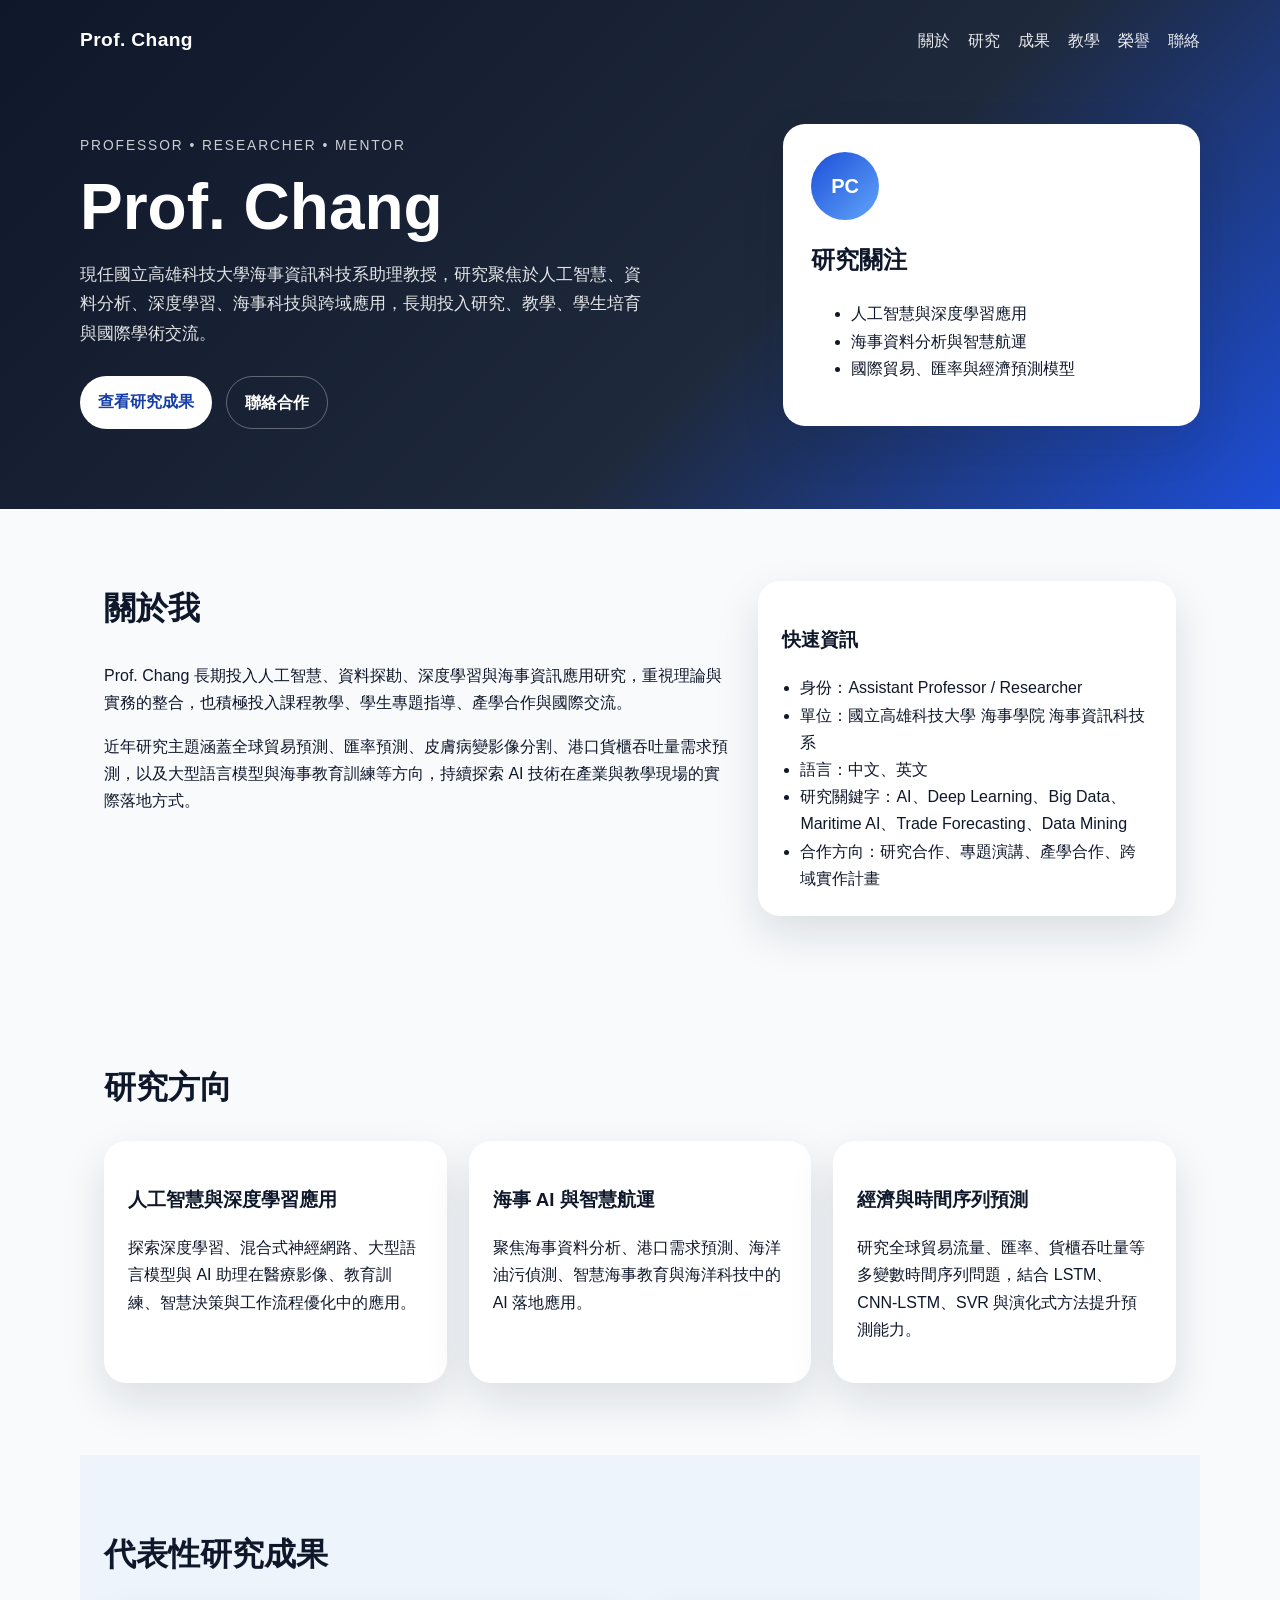
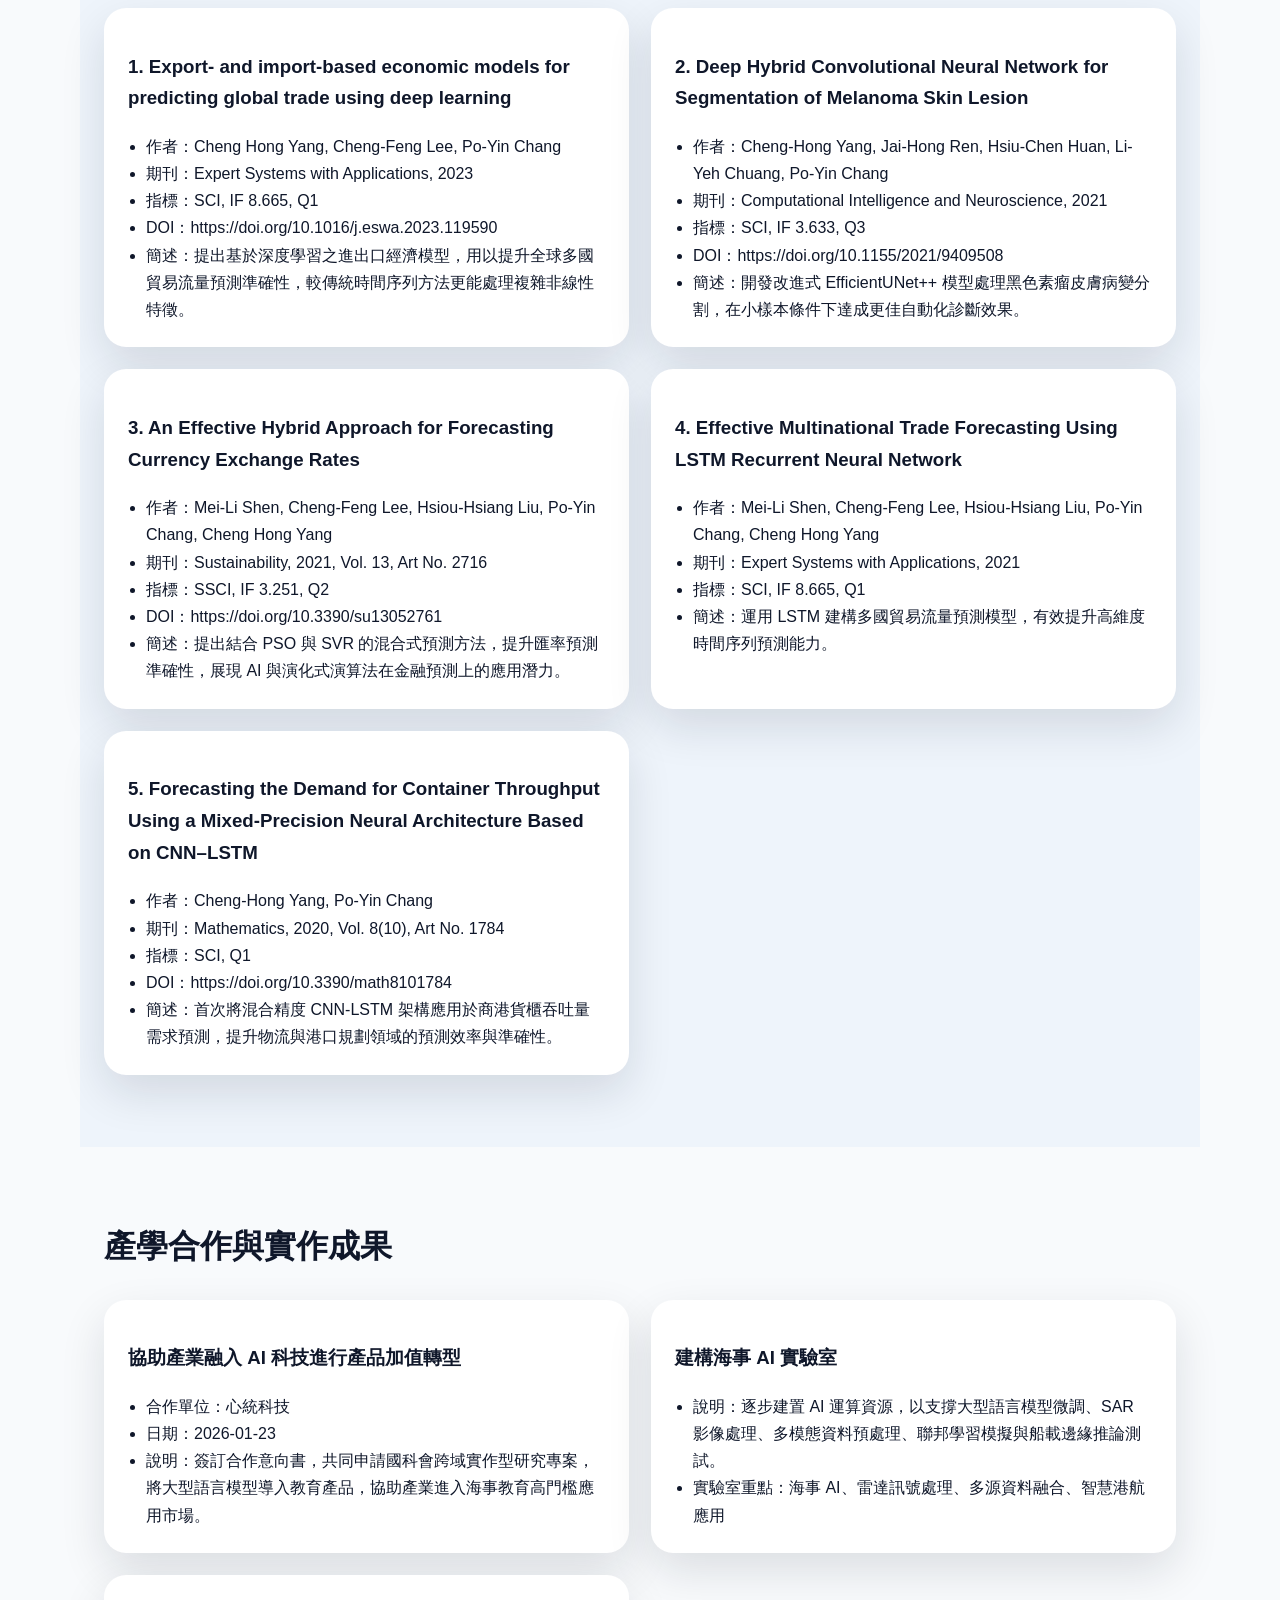
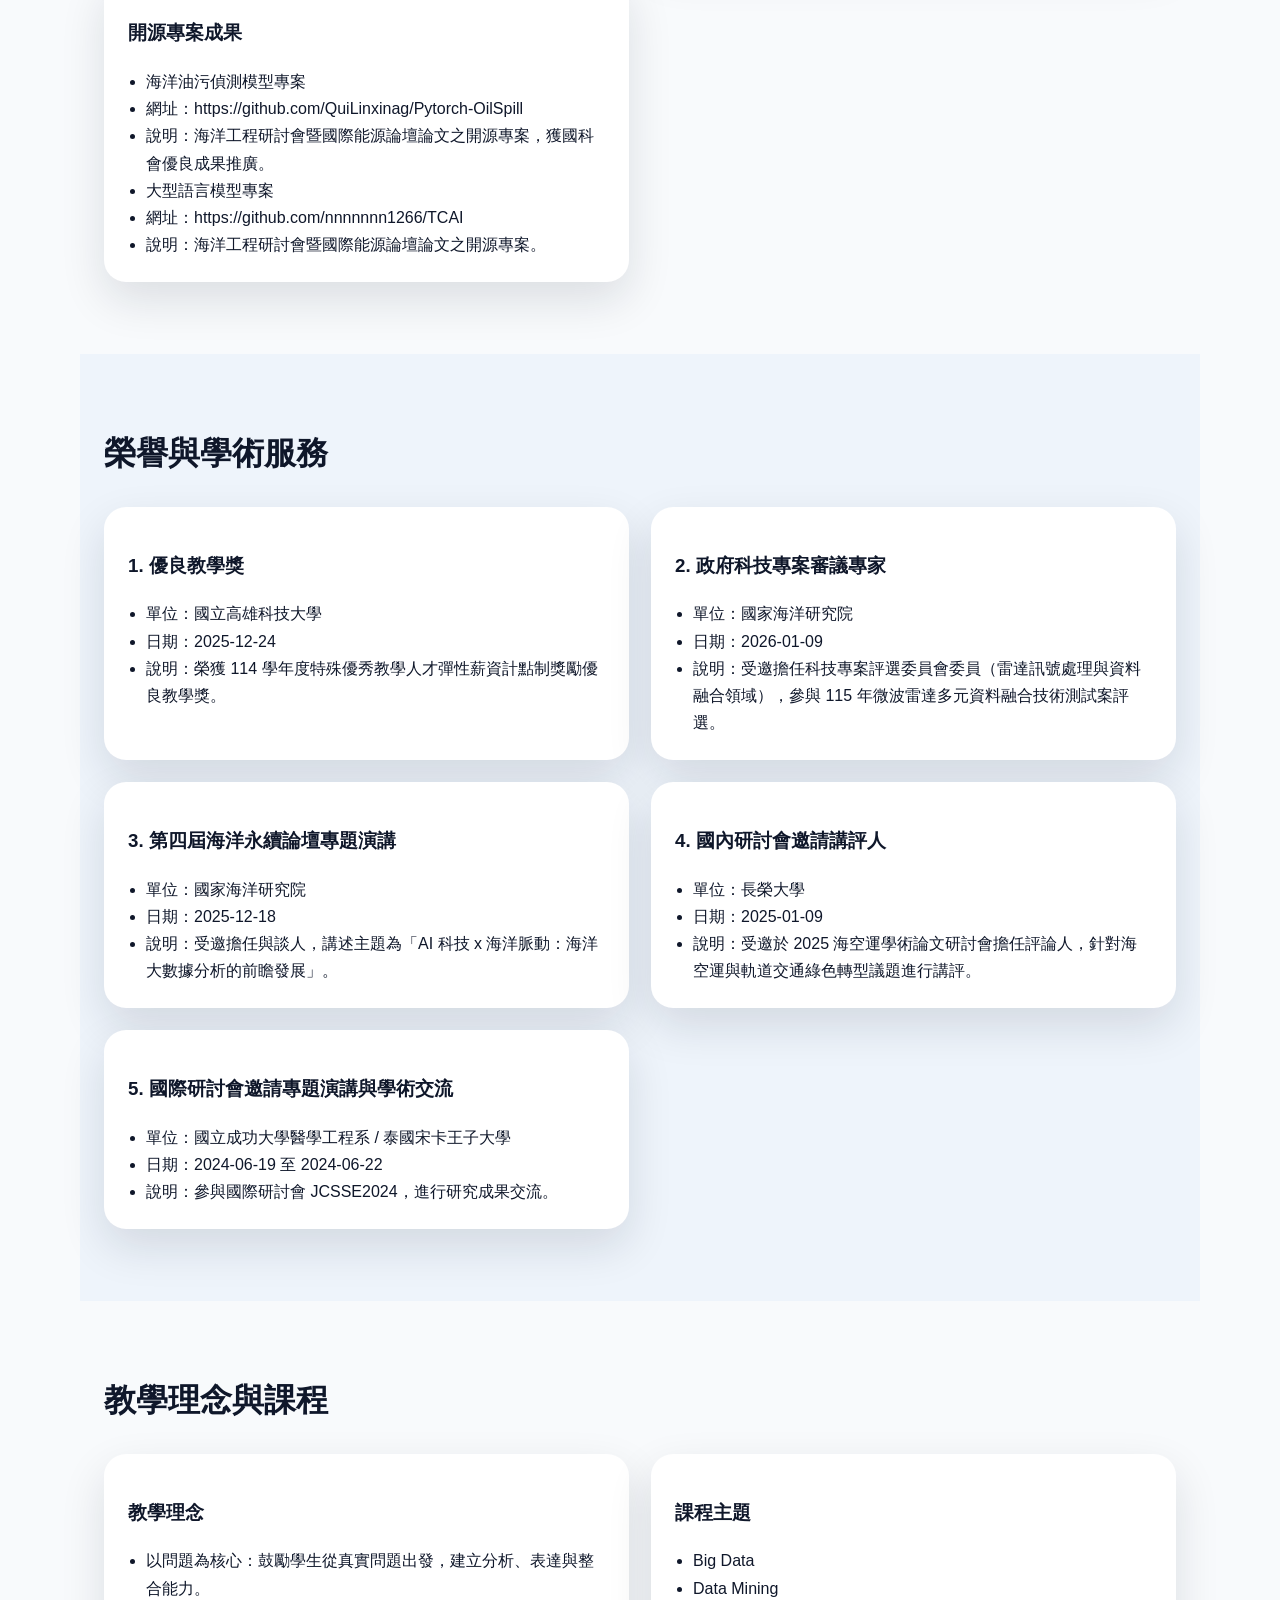
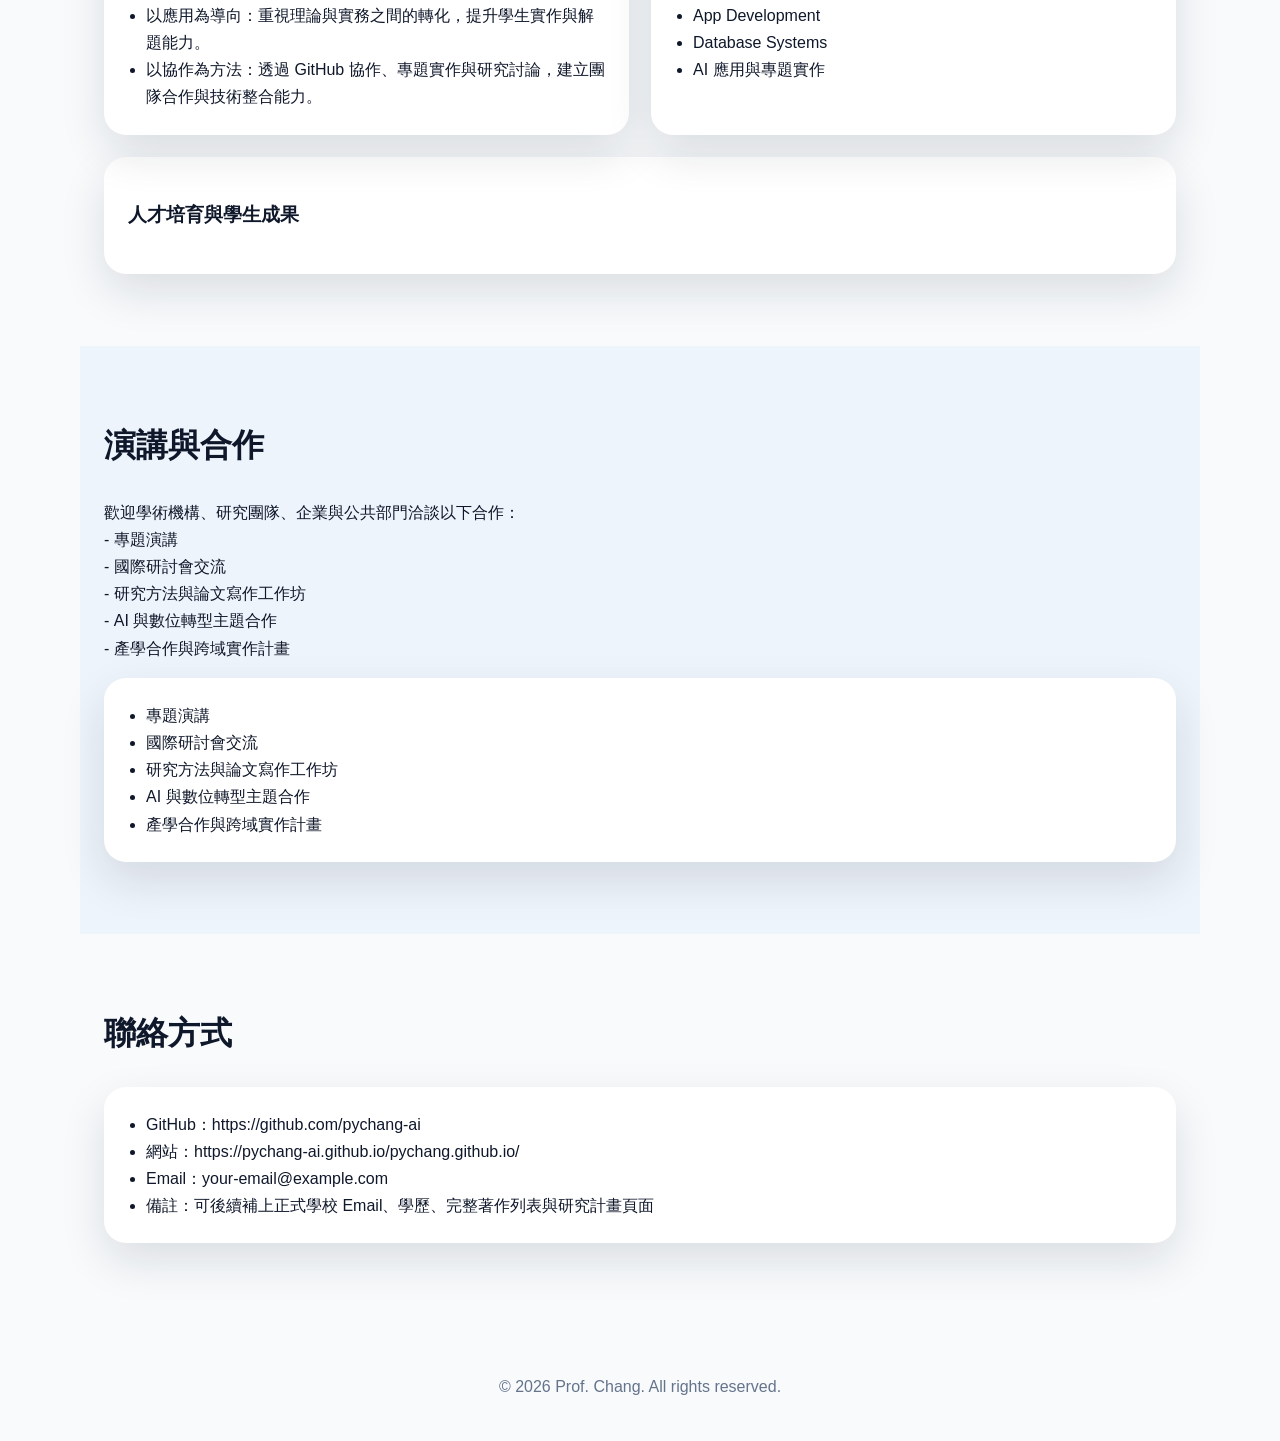
<file: index.html>
<!doctype html>
<html lang="zh-Hant">
<head>
  <meta charset="utf-8" />
  <meta name="viewport" content="width=device-width, initial-scale=1" />
  <title>Prof. Chang｜個人網站</title>
  <meta name="description" content="Prof. Chang 個人網站：研究、教學、演講、聯絡資訊。" />
  <link rel="stylesheet" href="styles.css" />
</head>
<body>
  <header class="hero">
    <nav class="nav">
      <div class="brand">Prof. Chang</div>
      <div class="nav-links">
        <a href="#about">關於</a>
        <a href="#research">研究</a>
        <a href="#publications">成果</a>
        <a href="#teaching">教學</a>
        <a href="#honors">榮譽</a>
        <a href="#contact">聯絡</a>
      </div>
    </nav>
    <section class="hero-content">
      <div class="hero-text">
        <p class="eyebrow">Professor • Researcher • Mentor</p>
        <h1>Prof. Chang</h1>
        <p class="lead">現任國立高雄科技大學海事資訊科技系助理教授，研究聚焦於人工智慧、資料分析、深度學習、海事科技與跨域應用，長期投入研究、教學、學生培育與國際學術交流。</p>
        <div class="hero-actions">
          <a class="btn primary" href="#publications">查看研究成果</a>
          <a class="btn secondary" href="#contact">聯絡合作</a>
        </div>
      </div>
      <div class="hero-card">
        <div class="avatar">PC</div>
        <h2>研究關注</h2>
        <ul>
          <li>人工智慧與深度學習應用</li>
          <li>海事資料分析與智慧航運</li>
          <li>國際貿易、匯率與經濟預測模型</li>
        </ul>
      </div>
    </section>
  </header>
  <main>
    <section id="about" class="section two-col">
      <div>
        <h2>關於我</h2>
        <p>Prof. Chang 長期投入人工智慧、資料探勘、深度學習與海事資訊應用研究，重視理論與實務的整合，也積極投入課程教學、學生專題指導、產學合作與國際交流。</p>
<p>近年研究主題涵蓋全球貿易預測、匯率預測、皮膚病變影像分割、港口貨櫃吞吐量需求預測，以及大型語言模型與海事教育訓練等方向，持續探索 AI 技術在產業與教學現場的實際落地方式。</p>
      </div>
      <div class="panel">
        <h3>快速資訊</h3>
        <ul class="clean-list"><li>身份：Assistant Professor / Researcher</li>
<li>單位：國立高雄科技大學 海事學院 海事資訊科技系</li>
<li>語言：中文、英文</li>
<li>研究關鍵字：AI、Deep Learning、Big Data、Maritime AI、Trade Forecasting、Data Mining</li>
<li>合作方向：研究合作、專題演講、產學合作、跨域實作計畫</li></ul>
      </div>
    </section>
    <section id="research" class="section">
      <h2>研究方向</h2>
      <div class="grid cards-3"><article class='card'><h3>人工智慧與深度學習應用</h3><p>探索深度學習、混合式神經網路、大型語言模型與 AI 助理在醫療影像、教育訓練、智慧決策與工作流程優化中的應用。</p></article>
<article class='card'><h3>海事 AI 與智慧航運</h3><p>聚焦海事資料分析、港口需求預測、海洋油污偵測、智慧海事教育與海洋科技中的 AI 落地應用。</p></article>
<article class='card'><h3>經濟與時間序列預測</h3><p>研究全球貿易流量、匯率、貨櫃吞吐量等多變數時間序列問題，結合 LSTM、CNN-LSTM、SVR 與演化式方法提升預測能力。</p></article></div>
    </section>
    <section id="publications" class="section alt">
      <h2>代表性研究成果</h2>
      <div class="grid cards-2"><article class='card'><h3>1. Export- and import-based economic models for predicting global trade using deep learning</h3><ul class='clean-list'><li>作者：Cheng Hong Yang, Cheng-Feng Lee, Po-Yin Chang</li><li>期刊：Expert Systems with Applications, 2023</li><li>指標：SCI, IF 8.665, Q1</li><li>DOI：https://doi.org/10.1016/j.eswa.2023.119590</li><li>簡述：提出基於深度學習之進出口經濟模型，用以提升全球多國貿易流量預測準確性，較傳統時間序列方法更能處理複雜非線性特徵。</li></ul></article>
<article class='card'><h3>2. Deep Hybrid Convolutional Neural Network for Segmentation of Melanoma Skin Lesion</h3><ul class='clean-list'><li>作者：Cheng-Hong Yang, Jai-Hong Ren, Hsiu-Chen Huan, Li-Yeh Chuang, Po-Yin Chang</li><li>期刊：Computational Intelligence and Neuroscience, 2021</li><li>指標：SCI, IF 3.633, Q3</li><li>DOI：https://doi.org/10.1155/2021/9409508</li><li>簡述：開發改進式 EfficientUNet++ 模型處理黑色素瘤皮膚病變分割，在小樣本條件下達成更佳自動化診斷效果。</li></ul></article>
<article class='card'><h3>3. An Effective Hybrid Approach for Forecasting Currency Exchange Rates</h3><ul class='clean-list'><li>作者：Mei-Li Shen, Cheng-Feng Lee, Hsiou-Hsiang Liu, Po-Yin Chang, Cheng Hong Yang</li><li>期刊：Sustainability, 2021, Vol. 13, Art No. 2716</li><li>指標：SSCI, IF 3.251, Q2</li><li>DOI：https://doi.org/10.3390/su13052761</li><li>簡述：提出結合 PSO 與 SVR 的混合式預測方法，提升匯率預測準確性，展現 AI 與演化式演算法在金融預測上的應用潛力。</li></ul></article>
<article class='card'><h3>4. Effective Multinational Trade Forecasting Using LSTM Recurrent Neural Network</h3><ul class='clean-list'><li>作者：Mei-Li Shen, Cheng-Feng Lee, Hsiou-Hsiang Liu, Po-Yin Chang, Cheng Hong Yang</li><li>期刊：Expert Systems with Applications, 2021</li><li>指標：SCI, IF 8.665, Q1</li><li>簡述：運用 LSTM 建構多國貿易流量預測模型，有效提升高維度時間序列預測能力。</li></ul></article>
<article class='card'><h3>5. Forecasting the Demand for Container Throughput Using a Mixed-Precision Neural Architecture Based on CNN–LSTM</h3><ul class='clean-list'><li>作者：Cheng-Hong Yang, Po-Yin Chang</li><li>期刊：Mathematics, 2020, Vol. 8(10), Art No. 1784</li><li>指標：SCI, Q1</li><li>DOI：https://doi.org/10.3390/math8101784</li><li>簡述：首次將混合精度 CNN-LSTM 架構應用於商港貨櫃吞吐量需求預測，提升物流與港口規劃領域的預測效率與準確性。</li></ul></article></div>
    </section>
    <section id="industry" class="section">
      <h2>產學合作與實作成果</h2>
      <div class="grid cards-2"><article class='card'><h3>協助產業融入 AI 科技進行產品加值轉型</h3><ul class='clean-list'><li>合作單位：心統科技</li><li>日期：2026-01-23</li><li>說明：簽訂合作意向書，共同申請國科會跨域實作型研究專案，將大型語言模型導入教育產品，協助產業進入海事教育高門檻應用市場。</li></ul></article>
<article class='card'><h3>建構海事 AI 實驗室</h3><ul class='clean-list'><li>說明：逐步建置 AI 運算資源，以支撐大型語言模型微調、SAR 影像處理、多模態資料預處理、聯邦學習模擬與船載邊緣推論測試。</li><li>實驗室重點：海事 AI、雷達訊號處理、多源資料融合、智慧港航應用</li></ul></article>
<article class='card'><h3>開源專案成果</h3><ul class='clean-list'><li>海洋油污偵測模型專案</li><li>網址：https://github.com/QuiLinxinag/Pytorch-OilSpill</li><li>說明：海洋工程研討會暨國際能源論壇論文之開源專案，獲國科會優良成果推廣。</li><li>大型語言模型專案</li><li>網址：https://github.com/nnnnnnn1266/TCAI</li><li>說明：海洋工程研討會暨國際能源論壇論文之開源專案。</li></ul></article></div>
    </section>
    <section id="honors" class="section alt">
      <h2>榮譽與學術服務</h2>
      <div class="grid cards-2"><article class='card'><h3>1. 優良教學獎</h3><ul class='clean-list'><li>單位：國立高雄科技大學</li><li>日期：2025-12-24</li><li>說明：榮獲 114 學年度特殊優秀教學人才彈性薪資計點制獎勵優良教學獎。</li></ul></article>
<article class='card'><h3>2. 政府科技專案審議專家</h3><ul class='clean-list'><li>單位：國家海洋研究院</li><li>日期：2026-01-09</li><li>說明：受邀擔任科技專案評選委員會委員（雷達訊號處理與資料融合領域），參與 115 年微波雷達多元資料融合技術測試案評選。</li></ul></article>
<article class='card'><h3>3. 第四屆海洋永續論壇專題演講</h3><ul class='clean-list'><li>單位：國家海洋研究院</li><li>日期：2025-12-18</li><li>說明：受邀擔任與談人，講述主題為「AI 科技 x 海洋脈動：海洋大數據分析的前瞻發展」。</li></ul></article>
<article class='card'><h3>4. 國內研討會邀請講評人</h3><ul class='clean-list'><li>單位：長榮大學</li><li>日期：2025-01-09</li><li>說明：受邀於 2025 海空運學術論文研討會擔任評論人，針對海空運與軌道交通綠色轉型議題進行講評。</li></ul></article>
<article class='card'><h3>5. 國際研討會邀請專題演講與學術交流</h3><ul class='clean-list'><li>單位：國立成功大學醫學工程系 / 泰國宋卡王子大學</li><li>日期：2024-06-19 至 2024-06-22</li><li>說明：參與國際研討會 JCSSE2024，進行研究成果交流。</li></ul></article></div>
    </section>
    <section id="teaching" class="section">
      <h2>教學理念與課程</h2>
      <div class="grid cards-2"><article class='card'><h3>教學理念</h3><ul class='clean-list'><li>以問題為核心：鼓勵學生從真實問題出發，建立分析、表達與整合能力。</li><li>以應用為導向：重視理論與實務之間的轉化，提升學生實作與解題能力。</li><li>以協作為方法：透過 GitHub 協作、專題實作與研究討論，建立團隊合作與技術整合能力。</li></ul></article>
<article class='card'><h3>課程主題</h3><ul class='clean-list'><li>Big Data</li><li>Data Mining</li><li>App Development</li><li>Database Systems</li><li>AI 應用與專題實作</li></ul></article></div>
      <div class="panel" style="margin-top:22px"><h3>人才培育與學生成果</h3></div>
    </section>
    <section id="talks" class="section alt">
      <h2>演講與合作</h2>
      <p>歡迎學術機構、研究團隊、企業與公共部門洽談以下合作：<br>- 專題演講<br>- 國際研討會交流<br>- 研究方法與論文寫作工作坊<br>- AI 與數位轉型主題合作<br>- 產學合作與跨域實作計畫</p>
      <div class="panel"><ul class="clean-list"><li>專題演講</li>
<li>國際研討會交流</li>
<li>研究方法與論文寫作工作坊</li>
<li>AI 與數位轉型主題合作</li>
<li>產學合作與跨域實作計畫</li></ul></div>
    </section>
    <section id="contact" class="section contact">
      <h2>聯絡方式</h2>
      <div class="contact-box"><ul class="clean-list"><li>GitHub：https://github.com/pychang-ai</li>
<li>網站：https://pychang-ai.github.io/pychang.github.io/</li>
<li>Email：your-email@example.com</li>
<li>備註：可後續補上正式學校 Email、學歷、完整著作列表與研究計畫頁面</li></ul></div>
    </section>
  </main>
  <footer class="footer"><p>© 2026 Prof. Chang. All rights reserved.</p></footer>
</body>
</html>
</file>
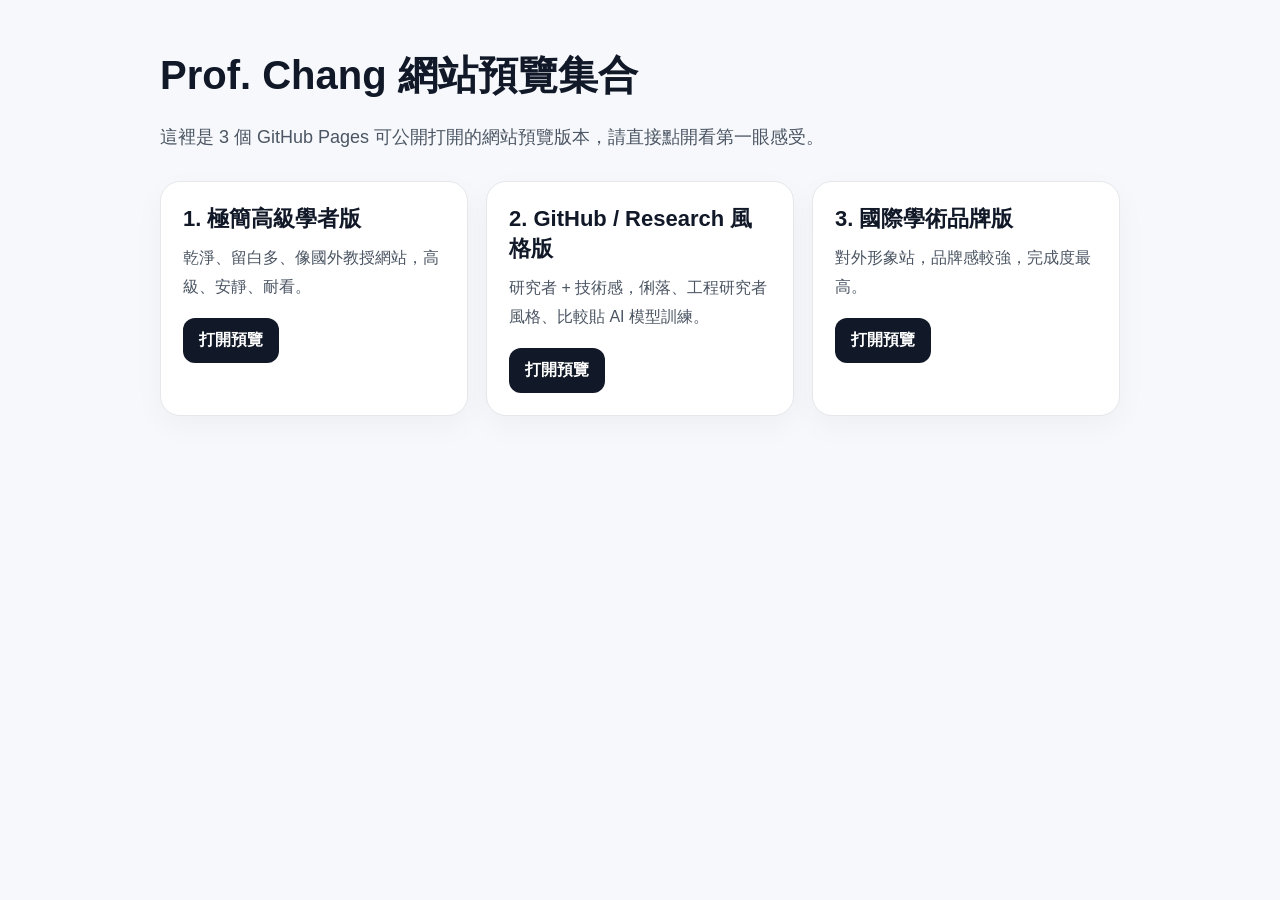
<file: previews-v2/index.html>
<!doctype html>
<html lang="zh-Hant">
<head>
  <meta charset="utf-8">
  <meta name="viewport" content="width=device-width, initial-scale=1">
  <title>Prof. Chang 網站預覽集合</title>
  <style>
    body{font-family:"Noto Sans CJK TC","Microsoft JhengHei",sans-serif;margin:0;background:#f6f8fb;color:#111827}
    .wrap{max-width:960px;margin:0 auto;padding:48px 24px}
    h1{font-size:40px;margin:0 0 14px}
    p{font-size:18px;line-height:1.8;color:#4b5563}
    .grid{display:grid;grid-template-columns:repeat(auto-fit,minmax(260px,1fr));gap:18px;margin-top:28px}
    .card{background:#fff;border:1px solid #e5e7eb;border-radius:20px;padding:22px;box-shadow:0 10px 30px rgba(0,0,0,.04)}
    .card h2{font-size:22px;margin:0 0 10px}
    .card p{font-size:16px;margin:0 0 16px}
    a.btn{display:inline-block;padding:12px 16px;border-radius:12px;background:#111827;color:#fff;text-decoration:none;font-weight:700}
  </style>
</head>
<body>
  <div class="wrap">
    <h1>Prof. Chang 網站預覽集合</h1>
    <p>這裡是 3 個 GitHub Pages 可公開打開的網站預覽版本，請直接點開看第一眼感受。</p>
    <div class="grid">
      <div class="card">
        <h2>1. 極簡高級學者版</h2>
        <p>乾淨、留白多、像國外教授網站，高級、安靜、耐看。</p>
        <a class="btn" href="./minimal-luxury.html">打開預覽</a>
      </div>
      <div class="card">
        <h2>2. GitHub / Research 風格版</h2>
        <p>研究者 + 技術感，俐落、工程研究者風格、比較貼 AI 模型訓練。</p>
        <a class="btn" href="./github-research.html">打開預覽</a>
      </div>
      <div class="card">
        <h2>3. 國際學術品牌版</h2>
        <p>對外形象站，品牌感較強，完成度最高。</p>
        <a class="btn" href="./global-brand.html">打開預覽</a>
      </div>
    </div>
  </div>
</body>
</html>
</file>
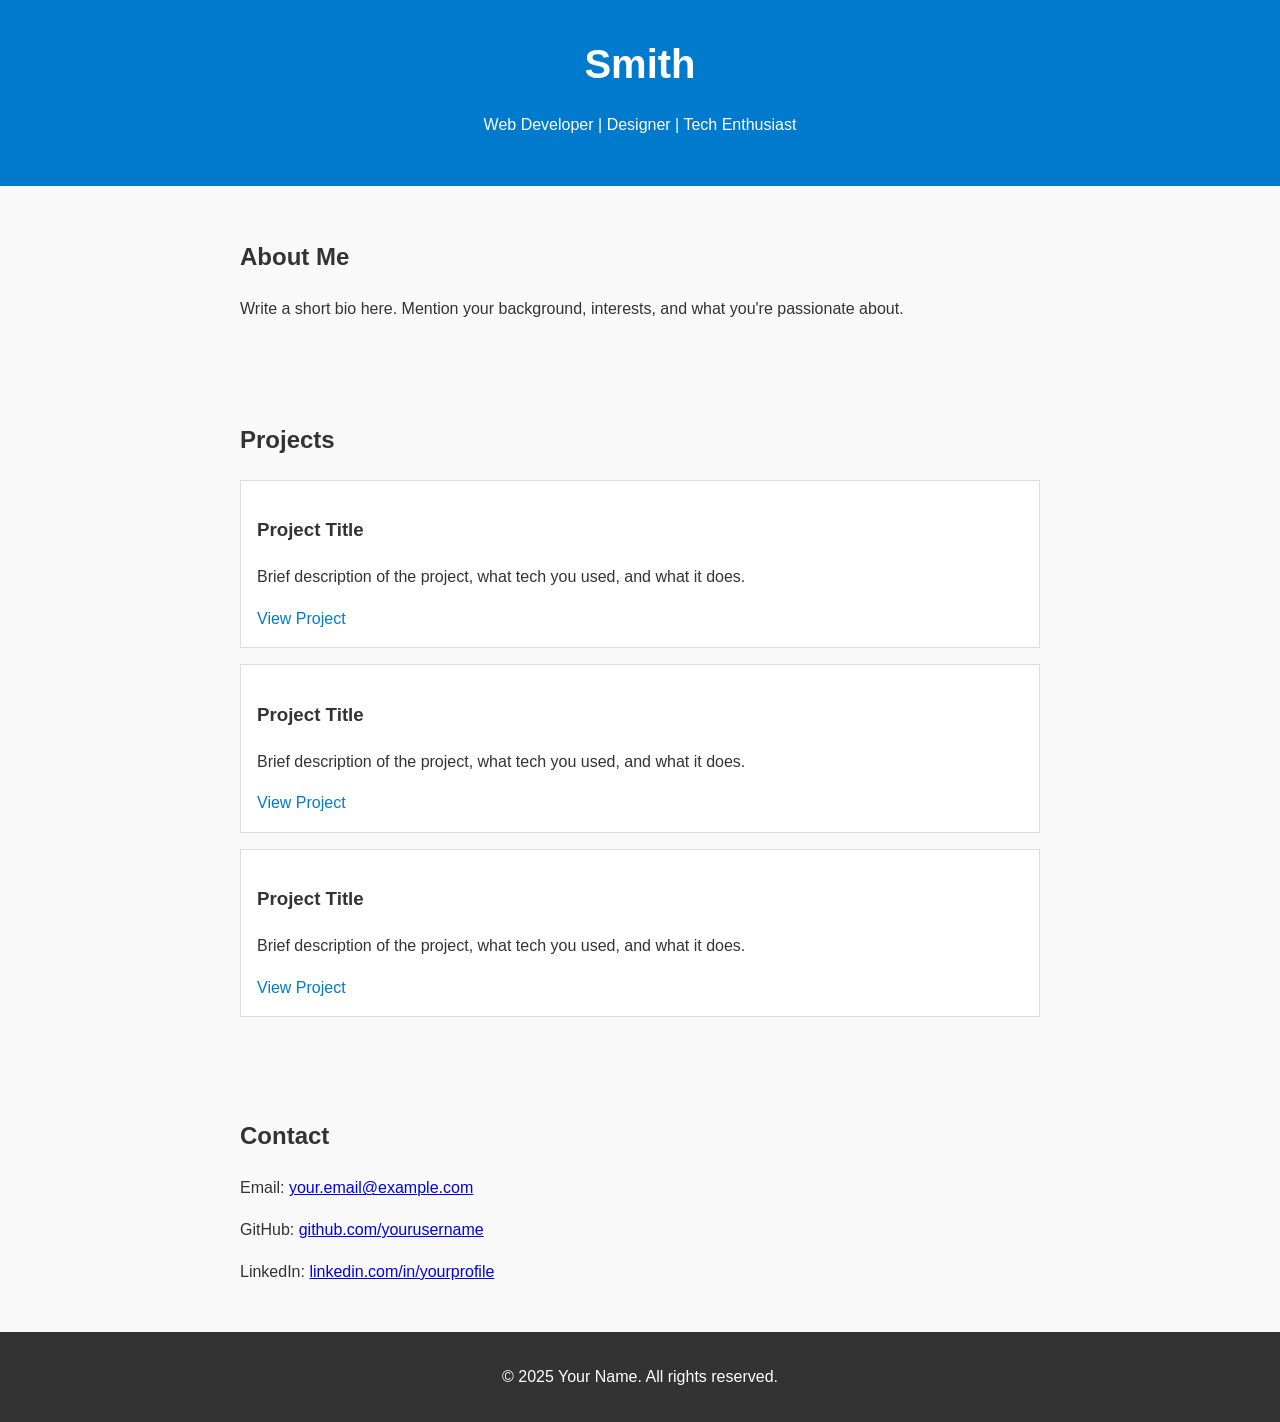
<file: previous-template-backup.html>
<!DOCTYPE html>
<html lang="en">
<head>
  <meta charset="UTF-8" />
  <meta name="viewport" content="width=device-width, initial-scale=1.0"/>
  <title>My Portfolio</title>
  <link rel="stylesheet" href="style.css" />
</head>
<body>
  <header>
    <h1>Smith</h1>
    <p>Web Developer | Designer | Tech Enthusiast</p>
  </header>

  <section id="about">
    <h2>About Me</h2>
    <p>Write a short bio here. Mention your background, interests, and what you're passionate about.</p>
  </section>

  <section id="projects">
    <h2>Projects</h2>
    <div class="project">
      <h3>Project Title</h3>
      <p>Brief description of the project, what tech you used, and what it does.</p>
      <a href="#">View Project</a>
    </div>
     <div class="project">
      <h3>Project Title</h3>
      <p>Brief description of the project, what tech you used, and what it does.</p>
      <a href="#">View Project</a>
    </div>
     <div class="project">
      <h3>Project Title</h3>
      <p>Brief description of the project, what tech you used, and what it does.</p>
      <a href="#">View Project</a>
    </div>
  </section>

  <section id="contact">
    <h2>Contact</h2>
    <p>Email: <a href="mailto:your.email@example.com">your.email@example.com</a></p>
    <p>GitHub: <a href="https://github.com/yourusername" target="_blank">github.com/yourusername</a></p>
    <p>LinkedIn: <a href="https://linkedin.com/in/yourprofile" target="_blank">linkedin.com/in/yourprofile</a></p>
  </section>

  <footer>
    <p>&copy; 2025 Your Name. All rights reserved.</p>
  </footer>
</body>
</html>
</file>
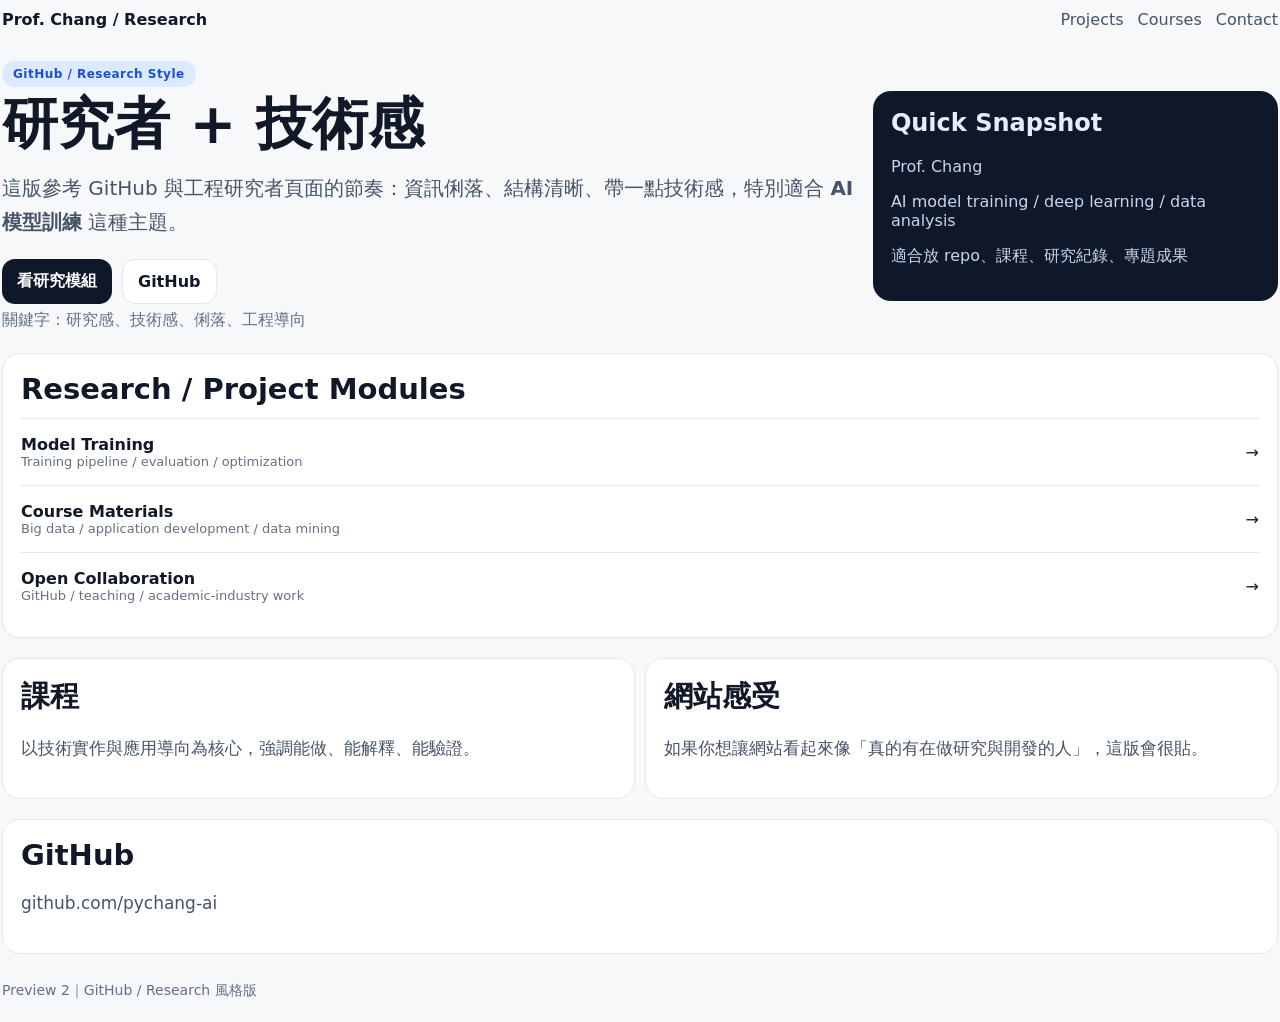
<file: previews-v2/github-research.html>
<!doctype html><html lang="zh-Hant"><head><meta charset="utf-8"><meta name="viewport" content="width=device-width,initial-scale=1"><title>Preview 2</title><link rel="stylesheet" href="style.css"><style>
body{background:#f6f8fa}.eyebrow{background:#dbeafe;color:#1d4ed8}.btn.primary{background:#0f172a}.hero-card{background:#0f172a;color:#e5eefc;border:none}.hero-card p{color:#c9d5ea}.repo{display:flex;justify-content:space-between;gap:12px;align-items:center;padding:16px 0;border-top:1px solid #e5e7eb}.repo:first-child{border-top:none}.lang{font-size:13px;color:#667085}
</style></head><body><div class="wrap"><nav class="nav"><strong>Prof. Chang / Research</strong><div class="links"><a href="#projects">Projects</a><a href="#courses">Courses</a><a href="#contact">Contact</a></div></nav><section class="hero"><div class="hero-grid"><div><span class="eyebrow">GitHub / Research Style</span><h1 class="title">研究者 + 技術感</h1><p class="lead">這版參考 GitHub 與工程研究者頁面的節奏：資訊俐落、結構清晰、帶一點技術感，特別適合 <b>AI 模型訓練</b> 這種主題。</p><div class="btns"><a class="btn primary" href="#projects">看研究模組</a><a class="btn secondary" href="https://github.com/pychang-ai">GitHub</a></div><p class="preview-note">關鍵字：研究感、技術感、俐落、工程導向</p></div><div class="hero-card"><h2 style="margin-top:0">Quick Snapshot</h2><p>Prof. Chang</p><p>AI model training / deep learning / data analysis</p><p>適合放 repo、課程、研究紀錄、專題成果</p></div></div></section><section id="projects" class="section"><div class="card"><h2>Research / Project Modules</h2><div class="repo"><div><strong>Model Training</strong><div class="lang">Training pipeline / evaluation / optimization</div></div><div>→</div></div><div class="repo"><div><strong>Course Materials</strong><div class="lang">Big data / application development / data mining</div></div><div>→</div></div><div class="repo"><div><strong>Open Collaboration</strong><div class="lang">GitHub / teaching / academic-industry work</div></div><div>→</div></div></div></section><section id="courses" class="section"><div class="grid-2"><div class="card"><h2>課程</h2><p>以技術實作與應用導向為核心，強調能做、能解釋、能驗證。</p></div><div class="card"><h2>網站感受</h2><p>如果你想讓網站看起來像「真的有在做研究與開發的人」，這版會很貼。</p></div></div></section><section id="contact" class="section"><div class="card"><h2>GitHub</h2><p><a href="https://github.com/pychang-ai">github.com/pychang-ai</a></p></div></section><div class="footer">Preview 2｜GitHub / Research 風格版</div></div></body></html>
</file>
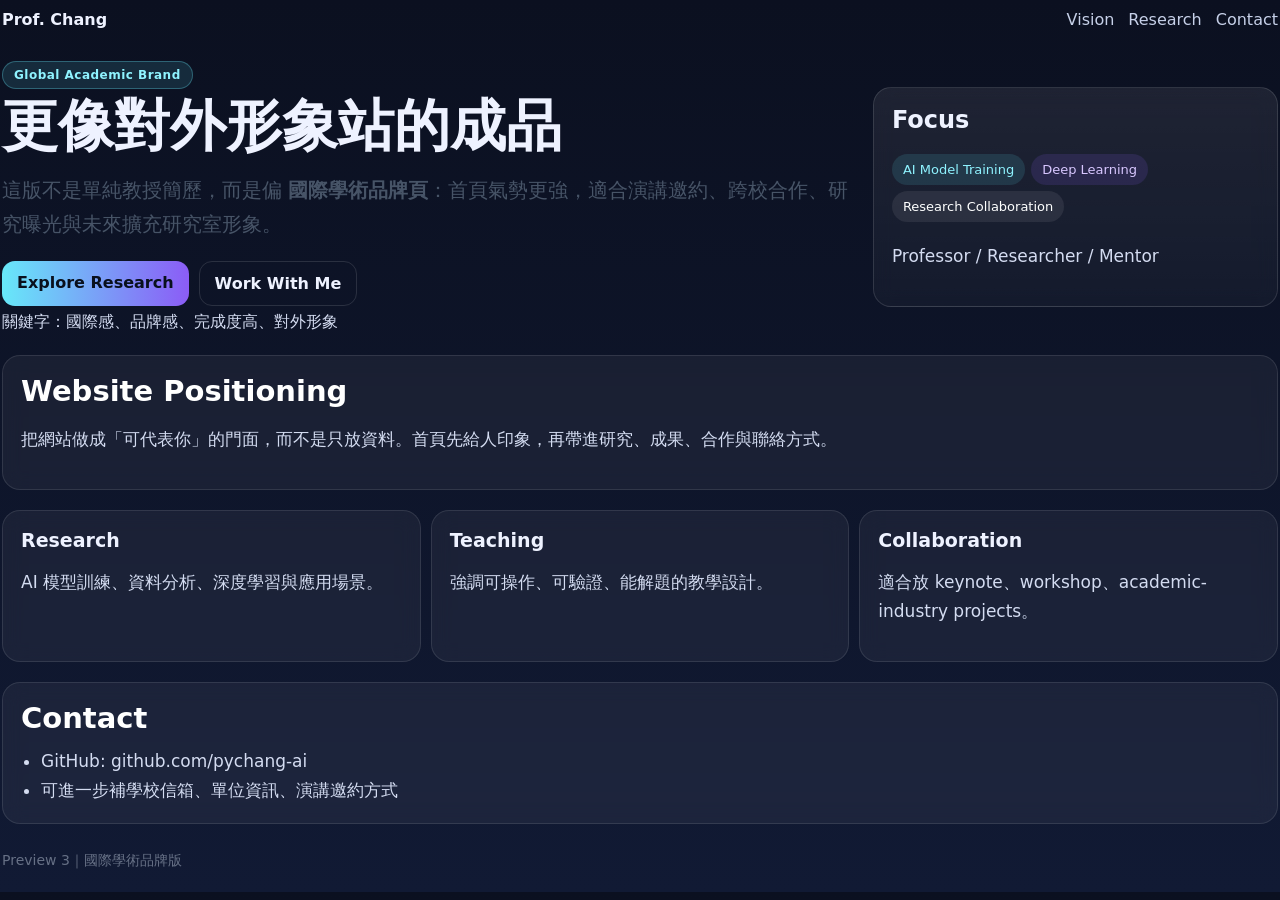
<file: previews-v2/global-brand.html>
<!doctype html><html lang="zh-Hant"><head><meta charset="utf-8"><meta name="viewport" content="width=device-width,initial-scale=1"><title>Preview 3</title><link rel="stylesheet" href="style.css"><style>
body{background:linear-gradient(180deg,#0b1020,#111a34);color:#eef2ff}.nav .links a{color:#c6d0e8}.eyebrow{background:rgba(103,232,249,.12);color:#8ff3ff;border:1px solid rgba(103,232,249,.3)}.btn.primary{background:linear-gradient(90deg,#67e8f9,#8b5cf6);color:#09101d}.btn.secondary{background:transparent;color:#eef2ff;border:1px solid rgba(255,255,255,.12)}.card{background:rgba(255,255,255,.05);border:1px solid rgba(255,255,255,.1);backdrop-filter:blur(10px)}.feature p,.card p,.card li,.preview-note{color:#d4dcf1}.hero-card{background:linear-gradient(180deg,rgba(255,255,255,.08),rgba(255,255,255,.03));border:1px solid rgba(255,255,255,.12)}
.section h2{color:#fff}
</style></head><body><div class="wrap"><nav class="nav"><strong>Prof. Chang</strong><div class="links"><a href="#vision">Vision</a><a href="#research">Research</a><a href="#contact">Contact</a></div></nav><section class="hero"><div class="hero-grid"><div><span class="eyebrow">Global Academic Brand</span><h1 class="title">更像對外形象站的成品</h1><p class="lead">這版不是單純教授簡歷，而是偏 <b>國際學術品牌頁</b>：首頁氣勢更強，適合演講邀約、跨校合作、研究曝光與未來擴充研究室形象。</p><div class="btns"><a class="btn primary" href="#research">Explore Research</a><a class="btn secondary" href="#contact">Work With Me</a></div><p class="preview-note">關鍵字：國際感、品牌感、完成度高、對外形象</p></div><div class="hero-card card"><h2 style="margin-top:0">Focus</h2><div class="stat" style="background:rgba(103,232,249,.12);color:#8ff3ff">AI Model Training</div><div class="stat" style="background:rgba(139,92,246,.14);color:#d8c7ff">Deep Learning</div><div class="stat" style="background:rgba(255,255,255,.08);color:#fff">Research Collaboration</div><p style="margin-top:14px">Professor / Researcher / Mentor</p></div></div></section><section id="vision" class="section"><div class="card"><h2>Website Positioning</h2><p>把網站做成「可代表你」的門面，而不是只放資料。首頁先給人印象，再帶進研究、成果、合作與聯絡方式。</p></div></section><section id="research" class="section"><div class="grid-3"><div class="card feature"><h3>Research</h3><p>AI 模型訓練、資料分析、深度學習與應用場景。</p></div><div class="card feature"><h3>Teaching</h3><p>強調可操作、可驗證、能解題的教學設計。</p></div><div class="card feature"><h3>Collaboration</h3><p>適合放 keynote、workshop、academic-industry projects。</p></div></div></section><section id="contact" class="section"><div class="card"><h2>Contact</h2><ul class="clean"><li>GitHub: <a href="https://github.com/pychang-ai">github.com/pychang-ai</a></li><li>可進一步補學校信箱、單位資訊、演講邀約方式</li></ul></div></section><div class="footer">Preview 3｜國際學術品牌版</div></div></body></html>
</file>
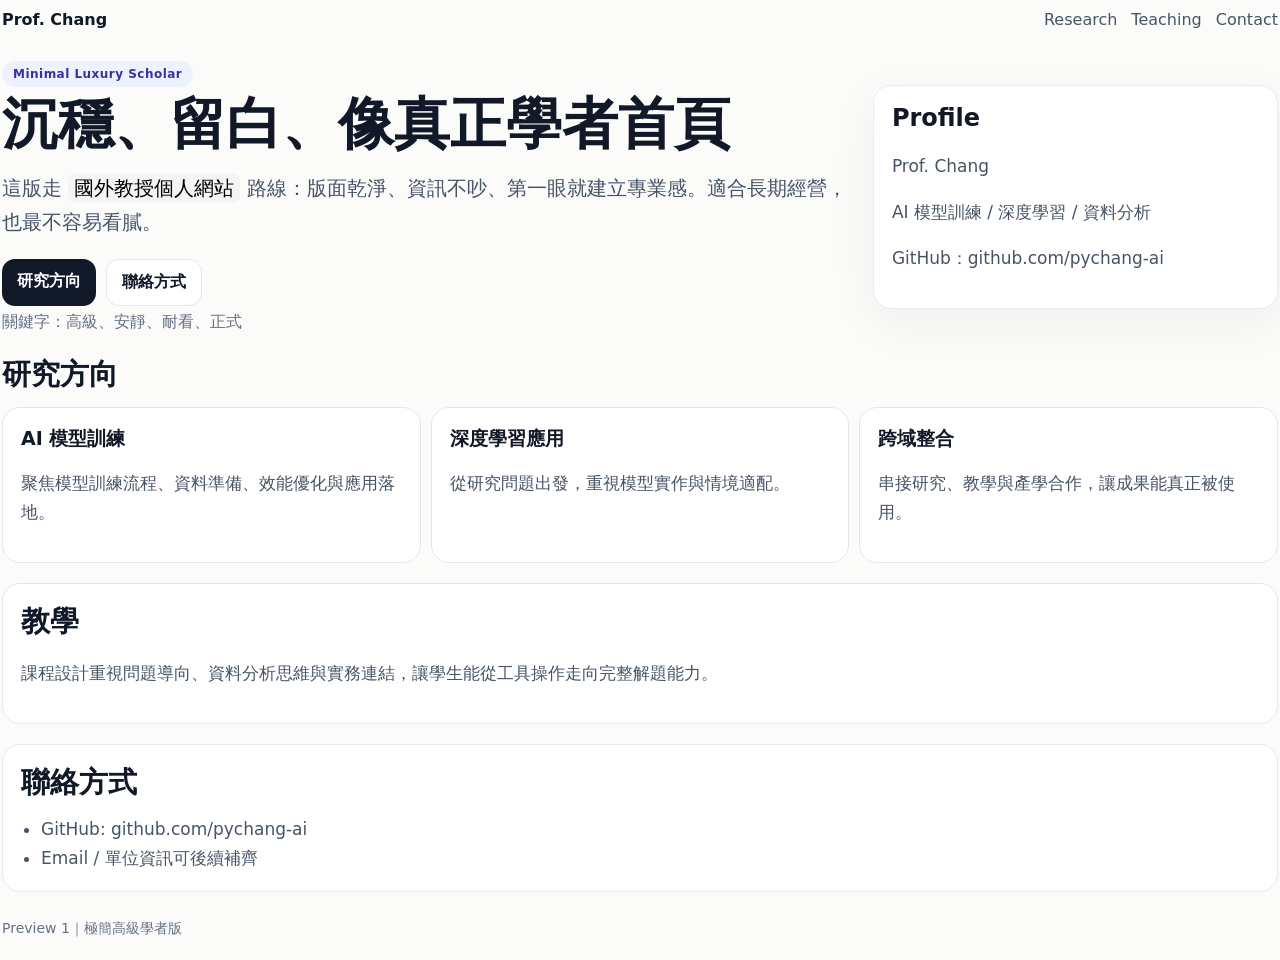
<file: previews-v2/minimal-luxury.html>
<!doctype html><html lang="zh-Hant"><head><meta charset="utf-8"><meta name="viewport" content="width=device-width,initial-scale=1"><title>Preview 1</title><link rel="stylesheet" href="style.css"><style>
body{background:#fbfbfa}.eyebrow{background:#eef2ff;color:#3730a3}.btn.primary{background:#111827}.hero-card{background:#fff;border:1px solid #ececec;box-shadow:0 14px 50px rgba(0,0,0,.05)}
mark{background:#f3f4f6;padding:2px 6px;border-radius:6px}
</style></head><body><div class="wrap"><nav class="nav"><strong>Prof. Chang</strong><div class="links"><a href="#research">Research</a><a href="#teaching">Teaching</a><a href="#contact">Contact</a></div></nav><section class="hero"><div class="hero-grid"><div><span class="eyebrow">Minimal Luxury Scholar</span><h1 class="title">沉穩、留白、像真正學者首頁</h1><p class="lead">這版走 <mark>國外教授個人網站</mark> 路線：版面乾淨、資訊不吵、第一眼就建立專業感。適合長期經營，也最不容易看膩。</p><div class="btns"><a class="btn primary" href="#research">研究方向</a><a class="btn secondary" href="#contact">聯絡方式</a></div><p class="preview-note">關鍵字：高級、安靜、耐看、正式</p></div><div class="hero-card card"><h2 style="margin-top:0">Profile</h2><p>Prof. Chang</p><p>AI 模型訓練 / 深度學習 / 資料分析</p><p>GitHub：github.com/pychang-ai</p></div></div></section><section id="research" class="section"><h2>研究方向</h2><div class="grid-3"><div class="card feature"><h3>AI 模型訓練</h3><p>聚焦模型訓練流程、資料準備、效能優化與應用落地。</p></div><div class="card feature"><h3>深度學習應用</h3><p>從研究問題出發，重視模型實作與情境適配。</p></div><div class="card feature"><h3>跨域整合</h3><p>串接研究、教學與產學合作，讓成果能真正被使用。</p></div></div></section><section id="teaching" class="section"><div class="card"><h2>教學</h2><p>課程設計重視問題導向、資料分析思維與實務連結，讓學生能從工具操作走向完整解題能力。</p></div></section><section id="contact" class="section"><div class="card"><h2>聯絡方式</h2><ul class="clean"><li>GitHub: <a href="https://github.com/pychang-ai">github.com/pychang-ai</a></li><li>Email / 單位資訊可後續補齊</li></ul></div></section><div class="footer">Preview 1｜極簡高級學者版</div></div></body></html>
</file>
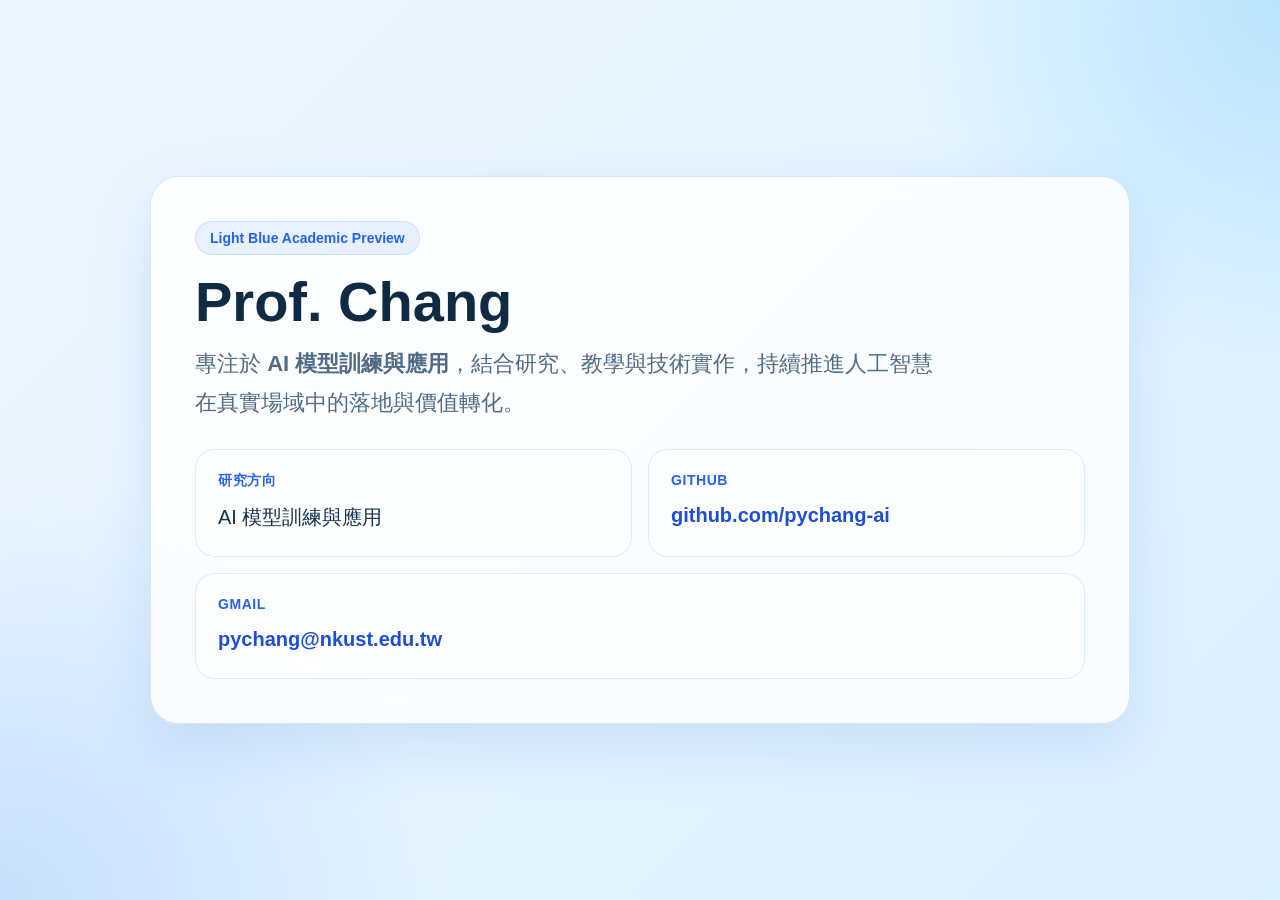
<file: previews-v2/web-test-lightblue.html>
<!doctype html>
<html lang="zh-Hant">
<head>
  <meta charset="utf-8">
  <meta name="viewport" content="width=device-width, initial-scale=1">
  <title>Prof. Chang | Light Blue Preview</title>
  <style>
    :root {
      --bg: #eef7ff;
      --bg2: #dbeeff;
      --card: rgba(255,255,255,0.82);
      --line: rgba(125, 170, 215, 0.28);
      --text: #16324f;
      --muted: #4f6b87;
      --accent: #3b82f6;
      --accent2: #7dd3fc;
    }
    * { box-sizing: border-box; }
    body {
      margin: 0;
      min-height: 100vh;
      font-family: "Noto Sans CJK TC", "Microsoft JhengHei", sans-serif;
      color: var(--text);
      background:
        radial-gradient(circle at top right, rgba(125,211,252,.42), transparent 24%),
        radial-gradient(circle at bottom left, rgba(59,130,246,.18), transparent 28%),
        linear-gradient(135deg, var(--bg), var(--bg2));
      display: flex;
      align-items: center;
      justify-content: center;
      padding: 18px;
    }
    .card {
      width: min(980px, 100%);
      border: 1px solid var(--line);
      background: var(--card);
      backdrop-filter: blur(12px);
      border-radius: 28px;
      padding: 44px;
      box-shadow: 0 22px 60px rgba(76, 138, 198, .16);
    }
    .badge {
      display: inline-block;
      padding: 8px 14px;
      border-radius: 999px;
      background: rgba(59,130,246,.10);
      color: #2563eb;
      border: 1px solid rgba(59,130,246,.16);
      font-size: 14px;
      font-weight: 700;
      margin-bottom: 18px;
    }
    h1 {
      margin: 0 0 12px;
      font-size: 56px;
      line-height: 1.05;
      color: #102a43;
    }
    .lead {
      margin: 0 0 26px;
      font-size: 22px;
      line-height: 1.8;
      color: var(--muted);
      max-width: 760px;
    }
    .grid {
      display: grid;
      grid-template-columns: repeat(2, 1fr);
      gap: 16px;
      margin-top: 18px;
    }
    .item {
      border: 1px solid rgba(125,170,215,.24);
      background: rgba(255,255,255,.66);
      border-radius: 20px;
      padding: 22px;
    }
    .label {
      font-size: 14px;
      color: #2563eb;
      margin-bottom: 10px;
      font-weight: 700;
      text-transform: uppercase;
      letter-spacing: .04em;
    }
    .value {
      font-size: 20px;
      line-height: 1.7;
      color: var(--text);
      word-break: break-word;
    }
    a {
      color: #1d4ed8;
      text-decoration: none;
      font-weight: 700;
    }
    a:hover { text-decoration: underline; }
    @media (max-width: 720px) {
      .card { padding: 28px 22px; }
      h1 { font-size: 40px; }
      .lead { font-size: 18px; }
      .grid { grid-template-columns: 1fr; }
      .value { font-size: 18px; }
    }
  </style>
</head>
<body>
  <main class="card">
    <div class="badge">Light Blue Academic Preview</div>
    <h1>Prof. Chang</h1>
    <p class="lead">專注於 <strong>AI 模型訓練與應用</strong>，結合研究、教學與技術實作，持續推進人工智慧在真實場域中的落地與價值轉化。</p>
    <section class="grid">
      <article class="item">
        <div class="label">研究方向</div>
        <div class="value">AI 模型訓練與應用</div>
      </article>
      <article class="item">
        <div class="label">GitHub</div>
        <div class="value"><a href="https://github.com/pychang-ai" target="_blank">github.com/pychang-ai</a></div>
      </article>
      <article class="item" style="grid-column: 1 / -1;">
        <div class="label">Gmail</div>
        <div class="value"><a href="mailto:pychang@nkust.edu.tw">pychang@nkust.edu.tw</a></div>
      </article>
    </section>
  </main>
</body>
</html>
</file>
<file: styles.css>
:root {
  --bg: #0f172a;
  --bg-soft: #f8fafc;
  --panel: #ffffff;
  --text: #0f172a;
  --muted: #475569;
  --line: #dbe4ee;
  --primary: #1d4ed8;
  --primary-dark: #163ea9;
  --accent: #e2e8f0;
  --white: #ffffff;
  --shadow: 0 18px 45px rgba(15, 23, 42, 0.12);
}
* { box-sizing: border-box; }
html { scroll-behavior: smooth; }
body {
  margin: 0;
  font-family: Inter, "Noto Sans TC", "PingFang TC", sans-serif;
  color: var(--text);
  background: var(--bg-soft);
  line-height: 1.7;
}
.hero {
  background: linear-gradient(135deg, #0f172a, #1e293b 60%, #1d4ed8);
  color: var(--white);
  padding: 24px 24px 80px;
}
.nav, .section, .hero-content, .footer {
  max-width: 1120px;
  margin: 0 auto;
}
.nav {
  display: flex;
  justify-content: space-between;
  align-items: center;
  gap: 16px;
}
.brand { font-size: 1.2rem; font-weight: 800; letter-spacing: .02em; }
.nav-links { display: flex; gap: 18px; flex-wrap: wrap; }
.nav a {
  color: rgba(255,255,255,.9);
  text-decoration: none;
}
.hero-content {
  display: grid;
  grid-template-columns: 1.6fr 1fr;
  gap: 36px;
  align-items: center;
  padding-top: 64px;
}
.eyebrow {
  text-transform: uppercase;
  letter-spacing: .14em;
  opacity: .78;
  font-size: .86rem;
}
h1 { font-size: clamp(2.3rem, 5vw, 4.2rem); line-height: 1.1; margin: 10px 0 18px; }
.lead { font-size: 1.08rem; max-width: 60ch; color: rgba(255,255,255,.88); }
.hero-actions { display: flex; gap: 14px; flex-wrap: wrap; margin-top: 28px; }
.btn {
  display: inline-block;
  padding: 12px 18px;
  border-radius: 999px;
  text-decoration: none;
  font-weight: 700;
}
.btn.primary { background: var(--white); color: var(--primary-dark); }
.btn.secondary { border: 1px solid rgba(255,255,255,.32); color: var(--white); }
.hero-card, .card, .panel, .contact-box {
  background: var(--panel);
  color: var(--text);
  border-radius: 22px;
  box-shadow: var(--shadow);
}
.hero-card {
  padding: 28px;
}
.avatar {
  width: 68px;
  height: 68px;
  border-radius: 50%;
  display: grid;
  place-items: center;
  font-weight: 800;
  font-size: 1.25rem;
  background: linear-gradient(135deg, #1d4ed8, #60a5fa);
  color: var(--white);
  margin-bottom: 16px;
}
.section { padding: 72px 24px; }
.section h2 { font-size: 2rem; margin-top: 0; }
.alt { background: #eef4fb; }
.two-col {
  display: grid;
  grid-template-columns: 1.5fr 1fr;
  gap: 28px;
}
.grid {
  display: grid;
  gap: 22px;
}
.cards-3 { grid-template-columns: repeat(3, minmax(0,1fr)); }
.cards-2 { grid-template-columns: repeat(2, minmax(0,1fr)); }
.card, .panel, .contact-box { padding: 24px; }
.clean-list { margin: 0; padding-left: 18px; }
.contact { padding-bottom: 90px; }
.footer {
  padding: 24px;
  color: #64748b;
  text-align: center;
}
@media (max-width: 900px) {
  .hero-content, .two-col, .cards-3, .cards-2 { grid-template-columns: 1fr; }
}
@media (max-width: 640px) {
  .nav { flex-direction: column; align-items: flex-start; }
  .hero { padding-left: 18px; padding-right: 18px; }
  .section { padding-left: 18px; padding-right: 18px; }
}
</file>
<file: style.css>
/* style.css */

body {
  font-family: Arial, sans-serif;
  line-height: 1.6;
  margin: 0;
  padding: 0;
  background: #f9f9f9;
  color: #333;
}

header {
  background: #007acc;
  color: white;
  padding: 2rem 1rem;
  text-align: center;
}

header h1 {
  margin: 0;
  font-size: 2.5rem;
}

section {
  padding: 2rem 1rem;
  max-width: 800px;
  margin: auto;
}

.project {
  background: #fff;
  padding: 1rem;
  border: 1px solid #ddd;
  margin-bottom: 1rem;
}

.project a {
  color: #007acc;
  text-decoration: none;
}

footer {
  background: #333;
  color: #fff;
  text-align: center;
  padding: 1rem;
}
</file>
<file: previews-v2/style.css>
:root{
  --bg:#f7f8fb;--card:#ffffff;--ink:#111827;--muted:#667085;--line:#e5e7eb;
  --blue:#1d4ed8;--slate:#0f172a;--cyan:#0891b2;--lav:#7c3aed;
}
*{box-sizing:border-box} html{scroll-behavior:smooth}
body{margin:0;font-family:"Noto Sans CJK TC","Microsoft JhengHei",system-ui,sans-serif;color:var(--ink);background:var(--bg)}
a{text-decoration:none;color:inherit}
.wrap{max-width:none;width:min(100%,1800px);margin:0 auto;padding:0 2px}
.nav{display:flex;justify-content:space-between;align-items:center;padding:10px 0}.nav .links a{margin-left:14px;color:#475467}
.hero{padding:22px 0 14px}.hero-grid{display:grid;grid-template-columns:1.36fr .64fr;gap:10px;align-items:center}.eyebrow{display:inline-block;padding:6px 11px;border-radius:999px;font-size:12px;font-weight:700;letter-spacing:.04em}.title{font-size:56px;line-height:1.02;margin:8px 0}.lead{font-size:20px;line-height:1.68;color:#475467;max-width:1080px}.btns{margin-top:16px;display:flex;gap:10px;flex-wrap:wrap}.btn{padding:12px 15px;border-radius:13px;font-weight:700}.btn.primary{color:#fff}.btn.secondary{border:1px solid var(--line);background:#fff}
.card{background:var(--card);border:1px solid var(--line);border-radius:18px;padding:18px}.section{padding:8px 0 12px}.section h2{font-size:29px;margin:0 0 12px}.grid-3{display:grid;grid-template-columns:repeat(3,1fr);gap:10px}.grid-2{display:grid;grid-template-columns:repeat(2,1fr);gap:10px}.feature h3{margin:0 0 8px;font-size:19px}.feature p,.card p,.card li{font-size:17px;line-height:1.7;color:#475467}.clean{margin:0;padding-left:20px}.footer{padding:16px 0 22px;color:#667085;font-size:14px}
.hero-card{padding:18px;border-radius:18px}.stat{display:inline-block;padding:8px 11px;border-radius:999px;margin:0 6px 6px 0;font-size:13px}
.preview-note{margin:6px 0 0;color:#667085}
@media (max-width:900px){.wrap{padding:0 6px}.hero-grid,.grid-3,.grid-2{grid-template-columns:1fr}.title{font-size:38px}.lead{font-size:18px}}
</file>
